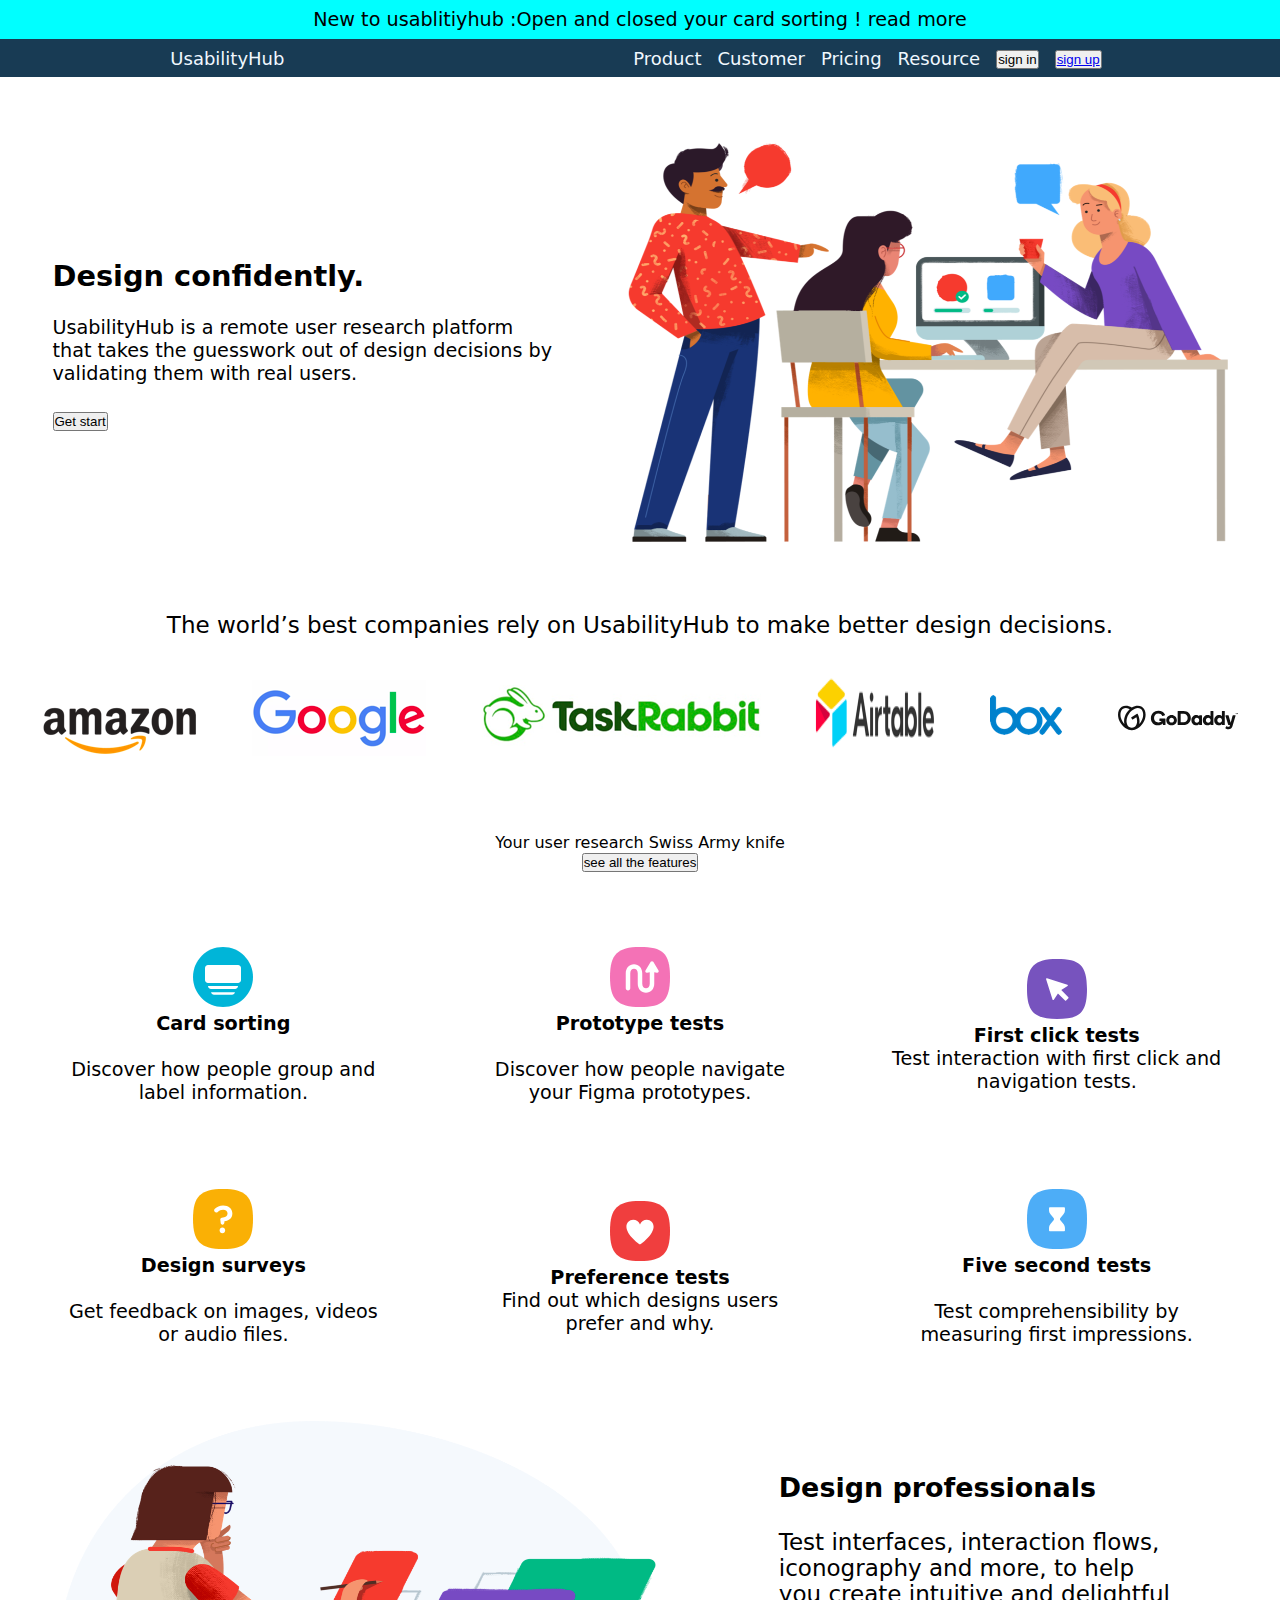
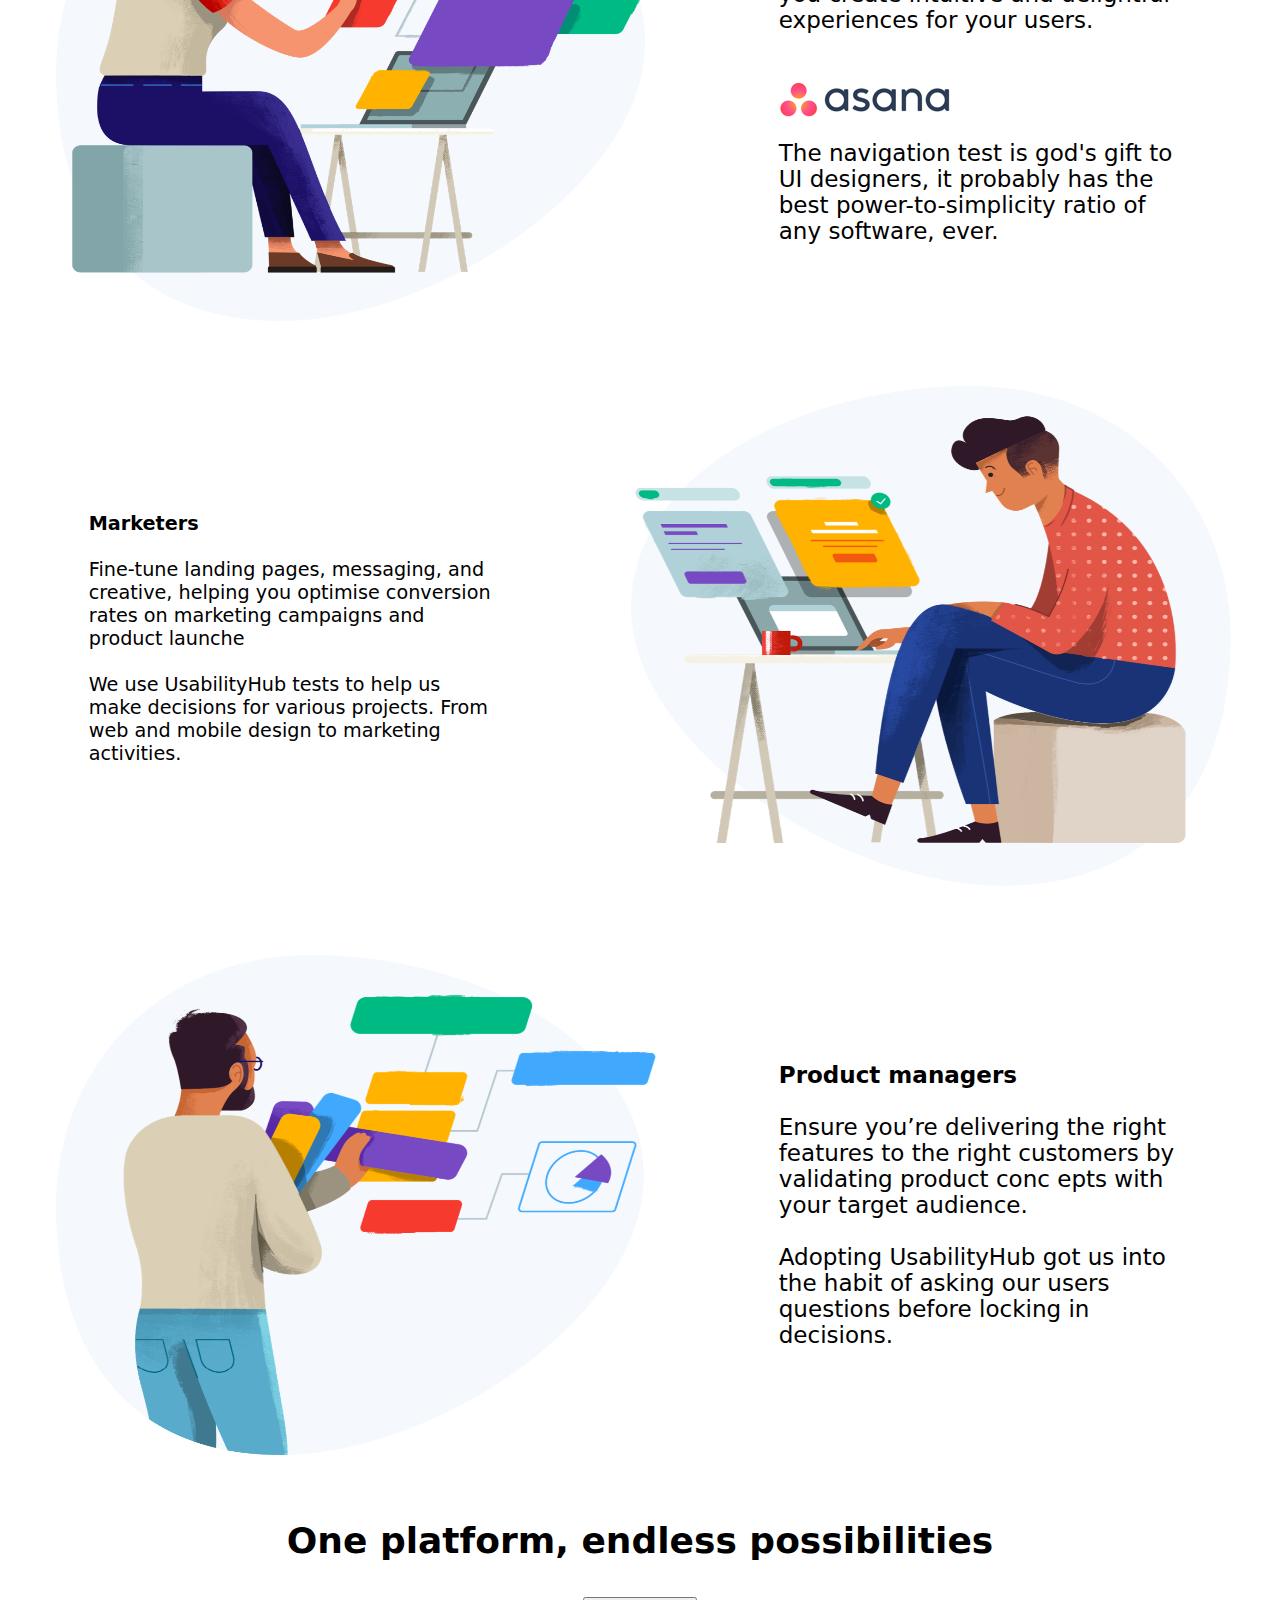
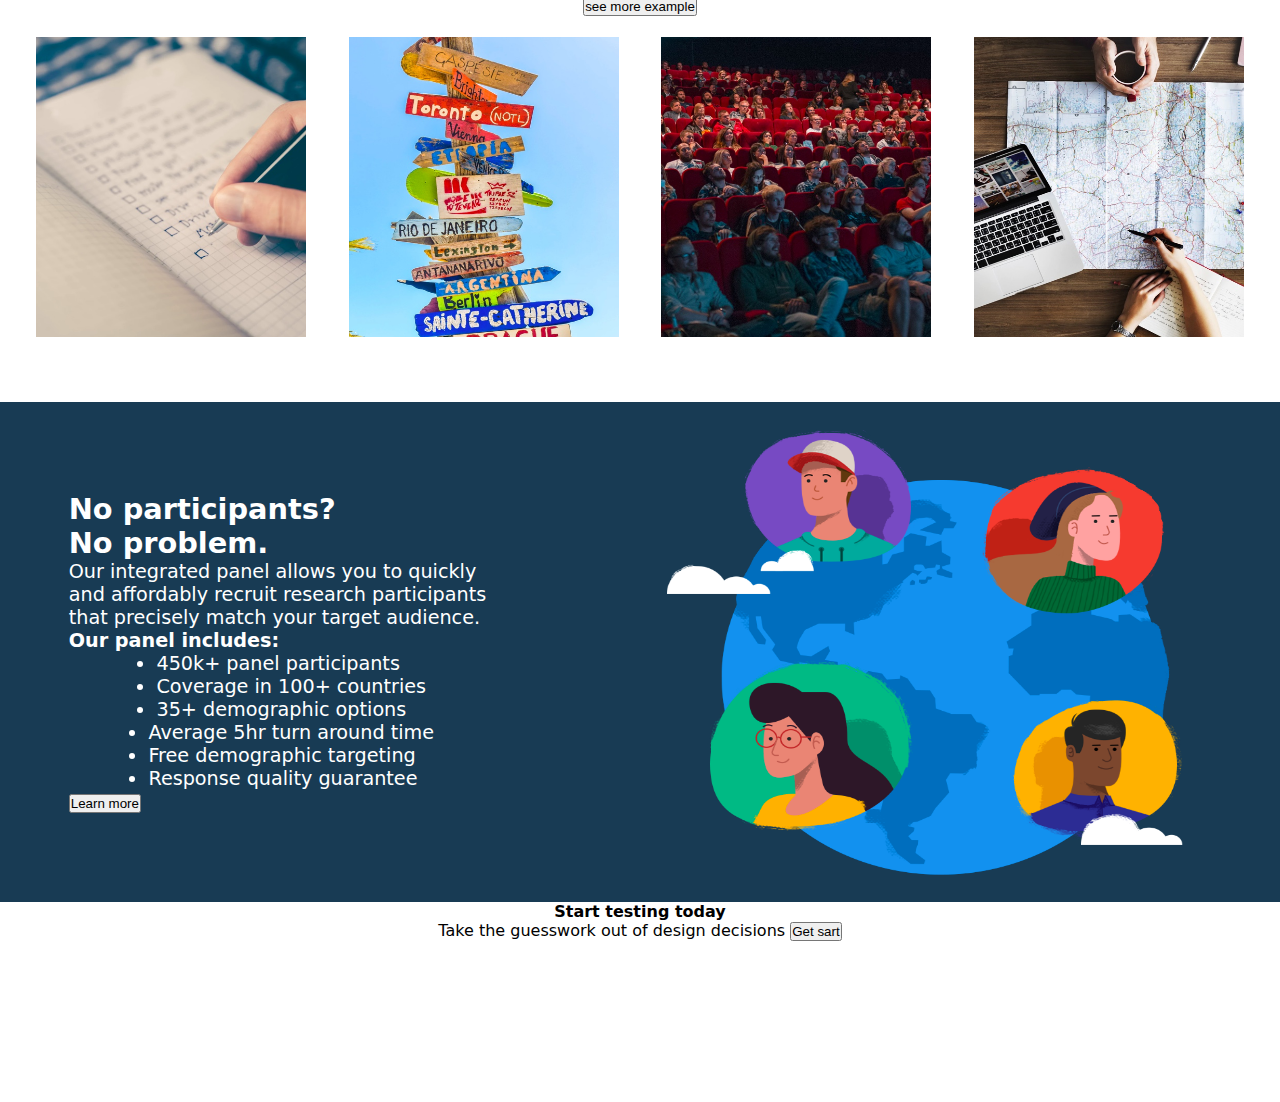
<file: index.html>
<!DOCTYPE html>
<html lang="en">

<head>
    <meta charset="UTF-8">
    <meta http-equiv="X-UA-Compatible" content="IE=edge">
    <meta name="viewport" content="width=device-width, initial-scale=1.0">
    <title>Usabhub</title>
    <link rel="stylesheet" href="style.css">
</head>

<body>
    <header>
        <div class="header">
            <p>
                New to usablitiyhub :Open and closed your card sorting ! read more
            </p>


        </div>

    </header>
    <nav class="flex continer">

        <div class="usablitiyhub ">UsabilityHub</div>
        
            <select name="web" id="web" >
                <div class="display">
                 <label for="">
                    gh
                 </label><label for="">sgf</label><label for="">jgd</label>
                </div>

            </select>
       
        <div class="flex">
            <div class="navtab">Product</div>
            <div class="navtab">Customer</div>
            <div class="navtab">Pricing</div>
            <div class="navtab">Resource</div>
            <div class="navtab">
                <button>
                    sign in
                </button>
            </div>
            <div class="navtab">
                <button>
                      <a href="web\signup.html"> sign up</a>    
                </button>
            </div>
        </div>

    </nav>

    <main>
        <section class="container flex herosection">
            <div class="herowite">
                <h2> Design confidently.</h2>
                <br>
                <p>
                    UsabilityHub is a remote user research platform that takes the guesswork out of design decisions
                    by validating them with real users.
                </p>
                <br>
                <button>
                    Get start
                </button>
            </div>

            <div class="heroimage">
                <img src="web\asset 2.png" alt="this is hero section image" width="600px" height="400px">
            </div>
        </section>

        <section class="company  container">
            <div class="companywirte container">
                The world’s best companies rely on UsabilityHub to make better design decisions.
            </div>
            <div class="companyimg flex ">
                <img src="web\asset 3.png">
                <img src="web\asset 4.png">
                <img src="web\asset 5.png">
                <img src="web\asset 6.png" alt="" width="120px" height="100px">
                <img src="web\asset 7.png">
                <img src="web\asset 8.svg" alt="" width="120px" height="100px">


            </div>
        </section>


        <section class="features continer">
            <div class="featurewrite">
                Your user research Swiss Army knife
                <br>
                <button>see all the features</button>
            </div>
            <div class="featureimage flex container">
                <div class="img">
                    <img src="web\asset 11.svg" alt="" width="60px" height="60px">
                    <h4>Card sorting</h4><br>
                    Discover how people group and label information.

                </div>
                <div class="img">
                    <img src="web\asset 13.svg" alt="" width="60px" height="60px">
                    <h4>Prototype tests</h4>
                    <br>
                    Discover how people navigate your Figma prototypes.
                </div>
                <div class="img">
                    <img src="web\asset 14.svg" alt="" width="60px" height="60px">
                    <h4> First click tests</h4>
                    Test interaction with first click and navigation tests.

                </div>

            </div>
            <div class="featureimage flex container">
                <div class="img">
                    <img src="web\asset 15.svg" alt="" width="60px" height="60px">
                    <h4>Design surveys</h4>
                    <br>
                    Get feedback on images, videos or audio files.
                </div>
                <div class="img">
                    <img src="web\asset 16.svg" alt="" width="60px" height="60px">
                    <h4>Preference tests</h4>
                    Find out which designs users prefer and why.
                </div>
                <div class="img">
                    <img src="web\asset 17.svg" alt="" width="60px" height="60px">
                    <h4>Five second tests</h4>
                    <br>
                    Test comprehensibility by measuring first impressions.
                </div>
            </div>
        </section>

        <section class="discuss container flex">
            <img src="web\asset 18.png" alt="" width="600px" height="500px">
            <div class="disusswrite">
                <h3>
                    Design professionals
                </h3>
                <br>
                <p>
                    Test interfaces, interaction flows, iconography and more, to help you create intuitive
                    and delightful experiences for your users.
                </p>
                <br>
                <img src="web\asset 9.png" alt="">
                <p>
                    The navigation test is god's gift to UI designers, it probably has the best power-to-simplicity
                    ratio of any software, ever.
                </p>
                <br>
            </div>
        </section>

        <section class="market continer flex">
            <div class="marketwrite">
                <h4>
                    Marketers
                </h4>
                <br>
                <p>
                    Fine-tune landing pages, messaging, and creative, helping you optimise conversion rates
                    on marketing campaigns and product launche
                </p>
                <br>
                <p>
                    We use UsabilityHub tests to help us make decisions for various projects. From web and
                    mobile design to marketing activities.
                </p>
            </div>
            <div class="marketimg">
                <img src="web\asset 21.png" alt="" width="600px" height="500px">
            </div>
        </section>

        <section class="product container flex">
            <img src="web\asset 24.png" alt="" width="600px" height="500px">
            <div class="productwirte">
                <h4>Product managers</h4>
                <br>
                <p>
                    Ensure you’re delivering the right features to the right customers by validating product conc
                    epts with your target audience.
                </p>
                <br>
               
                <p>
                    Adopting UsabilityHub got us into the habit of asking our users questions before locking in
                    decisions.
                </p>
            </div>
        </section>

        <section class="platform container">
            <div class="platfromwrite">
                <h2>One platform, endless possibilities</h2>
                <br>
                <button>see more example</button>
            </div>
            <div class="platfromimge flex">
                
                <img src="web\asset 34.jpeg" alt="" width="270px" height="300px">
                <img src="web\asset 35.jpeg" alt="" width="270px" height="300px">
                <img src="web\asset 36.jpeg" alt="" width="270px" height="300px">
                <img src="web\asset 37.jpeg" width="270px" height="300px">
           
            </div>
        </section>

        <section class="partiction flex">

            <div class="partictionwrite">
                <h2>No participants? <br>
                    No problem.</h2>
                <p>
                    Our integrated panel allows you to quickly and affordably recruit research participants
                    that precisely match your target audience.
                </p>
                <h4>
                    Our panel includes:
                </h4>
                <ul class="flex">
                    <div>
                        <li>450k+ panel participants</li>
                        <li>Coverage in 100+ countries</li>
                        <li>35+ demographic options</li>
                    </div>
                    <div>
                        <li>Average 5hr turn around time</li>
                        <li>Free demographic targeting</li>
                        <li>Response quality guarantee</li>
                    </div>
                </ul>

                <button>Learn more</button>
            </div>

            <img src="web\asset 38.png" alt="" width="600px" height="500px">

        </section>
        <section class="last">
            <h4>Start testing today</h4>
            Take the guesswork out of design decisions
            <button>Get sart</button>
        </section>


    </main>
    <footer></footer>

    <footer></footer>

</body>

</html>
</file>
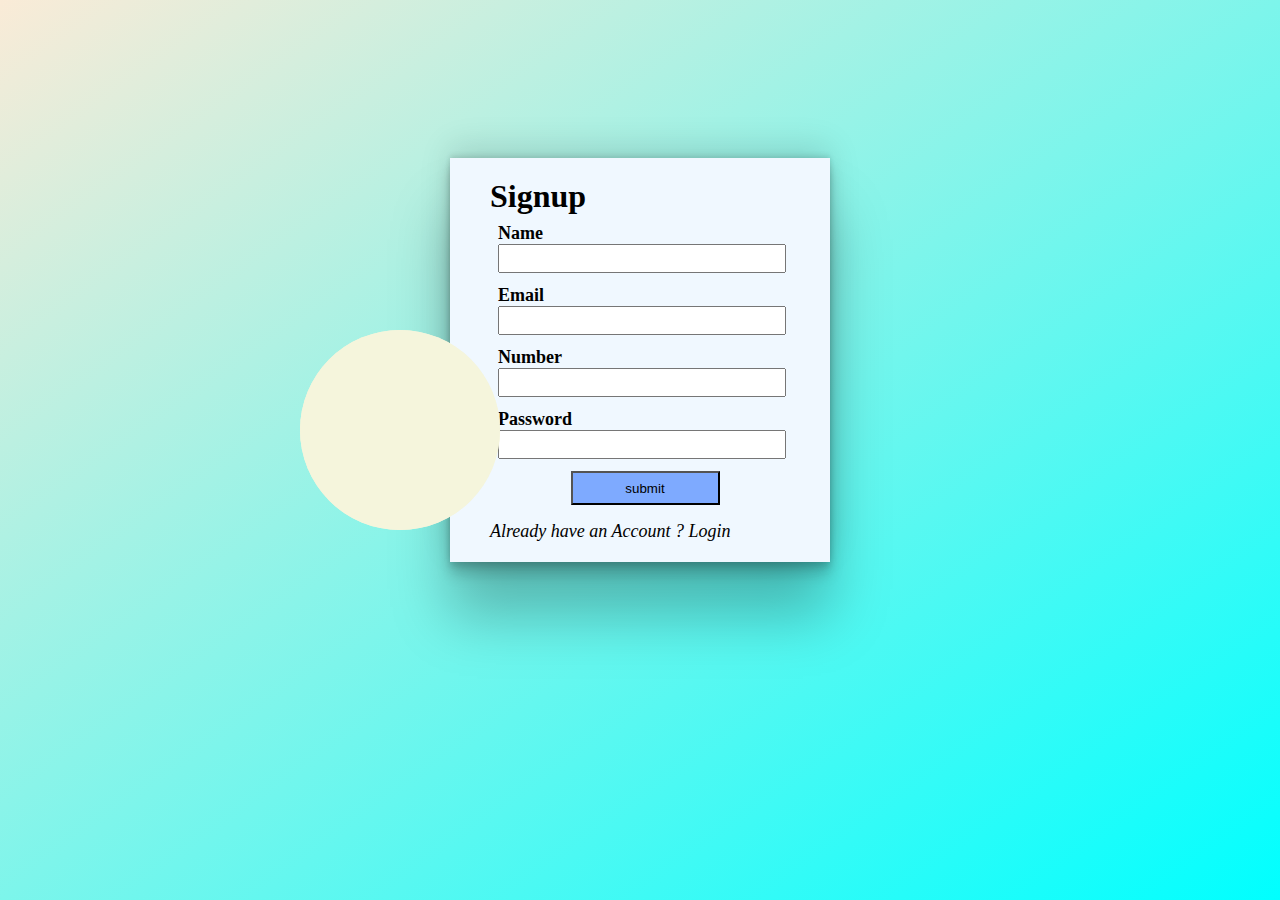
<file: web/signup.html>
<!DOCTYPE html>
<html lang="en">
<head>
    <meta charset="UTF-8">
    <meta http-equiv="X-UA-Compatible" content="IE=edge">
    <meta name="viewport" content="width=device-width, initial-scale=1.0">
    <title>signup page</title>
    <link rel="stylesheet" href="signupstyle.css">
</head>
<body>

    <form class="form"> 
      
     <div class="header">
        <header><h1>
           <b> Signup</b> 
        </h1></header>
     </div>
        <div class="lebelgroup">
            <p>
                <label for="name"><b>Name</b> </label>
               <br>
                <input type="text" id="name"  required>
            </p>
            
            <p>
                <label for="email"><b>Email</b></label>
                <br>
                <input type="email" required>
            </p>
            <p>
            <label for="phonenumber" ><b>Number</b></label>
            <br>
            <input type="number"  id="phonenumber" class="page" required>
            </p>
            <p>
                <label for="pass"><b>Password</b></label>
                <br>
                <input type="text" class="page" id="pass" required> 
            </p>
            
            
            <submit id="button">
                <button>submit</button>
            </submit>
            
        </div>
      <footer>
        Already  have an Account ? Login
      </footer>
    </form>
        <div class="circle c1">
            
        </div>
        <div class="circle c1" >
            
        </div>
       
    
    
</body>
</html>
</file>
<file: style.css>
* {
    margin: 0;
    padding: 0;
    box-sizing: border-box;
}

body {

    font-family: system-ui, -apple-system, BlinkMacSystemFont, 'Segoe UI', Roboto, Oxygen, Ubuntu, Cantarell, 'Open Sans', 'Helvetica Neue', sans-serif;

}

header {
    position: sticky;
    background-color: aqua;
   
    top: 0;
}

.header {

    max-width: 1250;
    text-align: center;

    padding: 8px;
    font-size: larger;
}
  
.container {
    max-width: 1250px;
    text-align: center;
    margin: 65px auto;
    font-size: larger;

}

.flex {

    display: flex;
    flex-wrap: wrap;
    justify-content: space-around;
    align-items: center;


}

nav {
    position: sticky;
    
    font-size: large;
    top:0;
    background-color: #183b54;
    color: aliceblue;
}

.navtab {
    margin: 8px;
}


.herosection {
    margin: 65px auto;
}

.herowite {

    margin-top: 0px;
    max-width: 500px;
    text-align: start;
}

.companywirte,
.featurewrite {
    margin: 30px 80px;
    text-align: center;
}

.featureimage,
.discuss,
.product {
    text-align: center;
    max-width: 1250px;
    justify-content: space-around;

}

.img {
    max-width: 330px;
    margin: 10px;
    text-align: center;
}

.disusswrite,
.marketwrite,
.productwirte,
.partictionwrite {

    max-width: 445px;
    text-align: start;
    font-size: larger;
    margin: 20px 20px;
    padding: 20px;

}

.platfromwrite {
    margin: 20px;
    text-align: center;
    font-size: x-large;
}

.partiction {
    background-color: #183b54;
    color: white;
}

.last {
    text-align: center;
    height: 200px;
}

.partictionwrite {
    padding: 0;
}
select{
    display: none;
}

@media screen and (max-width: 767px){

    body{
        background-color: bisque;
        width: 100%;
        text-align: center;
    }
   
    img{
        width: 300px;
       height: 300px;   
    }
    .companyimg img{
        
        width: 200px;
        height: 76px;
    }
    .img img{
        width: 60px;
        height: 60px;
    }
    .navtab{
        display:  none;
    }
    select{
        display: block;
    }
}
</file>
<file: web/signupstyle.css>
*{
   
    padding: 0;
    margin: 0;
    box-sizing:inherit;

}

body{
    height: 100vh;
    width: 100vw;

    background: linear-gradient(to top left,aqua,antiquewhite);
   
}
form{
     width: 300px;
     
     margin: 0 auto;
     position: relative;
     top: 40%;
     transform: translateY(-50%);
     
     box-shadow:  rgba(0, 0, 0, 0.25) 0px 54px 55px, rgba(0, 0, 0, 0.12) 0px -12px 30px, rgba(0, 0, 0, 0.12) 0px 4px 6px, rgba(0, 0, 0, 0.17) 0px 12px 13px, rgba(0, 0, 0, 0.09) 0px -3px 5px;
    
    
     padding: 20px 40px;
     background-color: aliceblue;
     
  
}
.lebelgroup{
    font-size: large;
    font-style: bold;
    height: 100%;

}
.lebelgroup input{
    width: 100%;
    height: 25px;
}

#button{
    display: block;
    height: 40px;
   
    
    text-align: center;
    margin:8px 0px 0px 10px;
    
}
#button button{
    width: 50%;
    height: 30px;
    background-color: rgba(0, 85, 255, 0.475);   
}
footer{
    font-size: large;
    margin-top: 10px;
    font-style: italic;
}
.circle{
    width: 200px;
    height: 200px;
   
    border-radius: 100px;
    background-color: beige;
    position: absolute;
}
.c1{
    top: 330px;
    left: 300px;
}
.c2{
    bottom: 100px;
    right: 50px;

}
.lebelgroup p{
    font-weight: bold;
    margin: 4px;
    padding: 4px;
}
</file>
